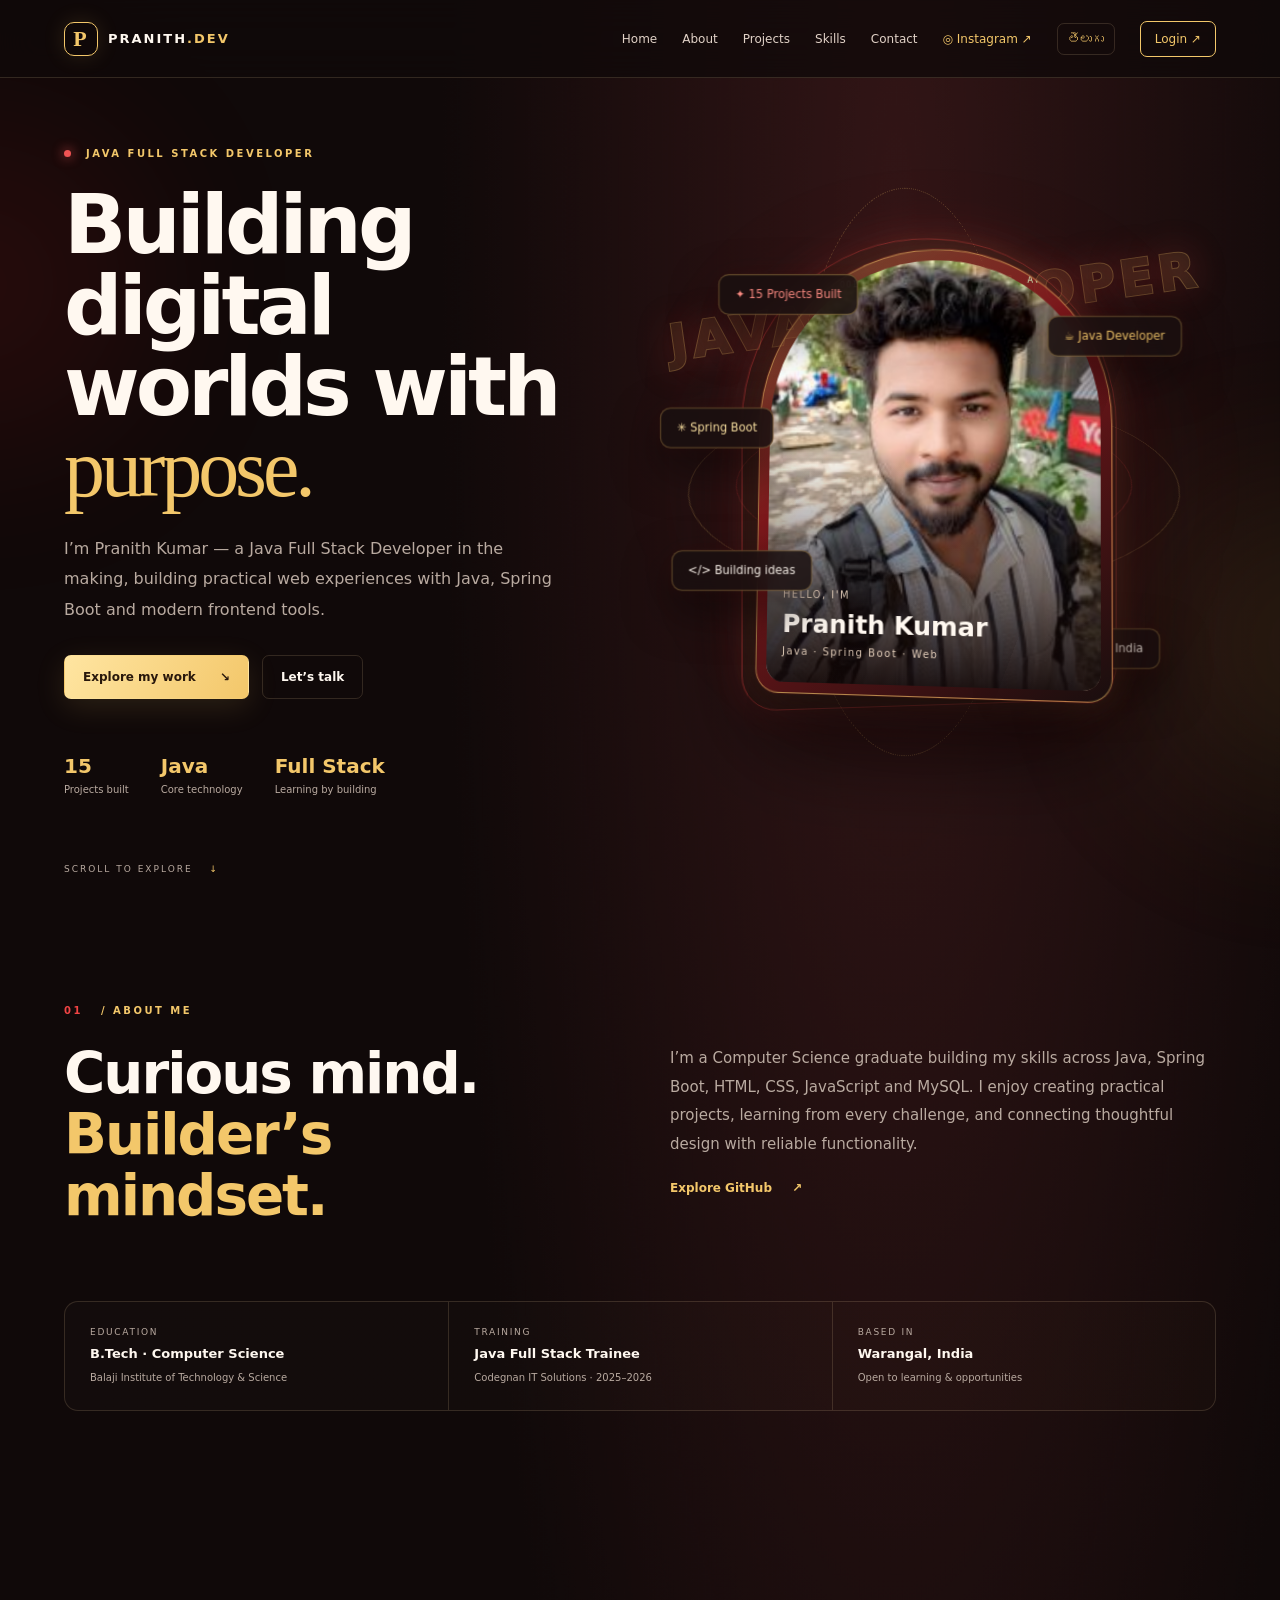
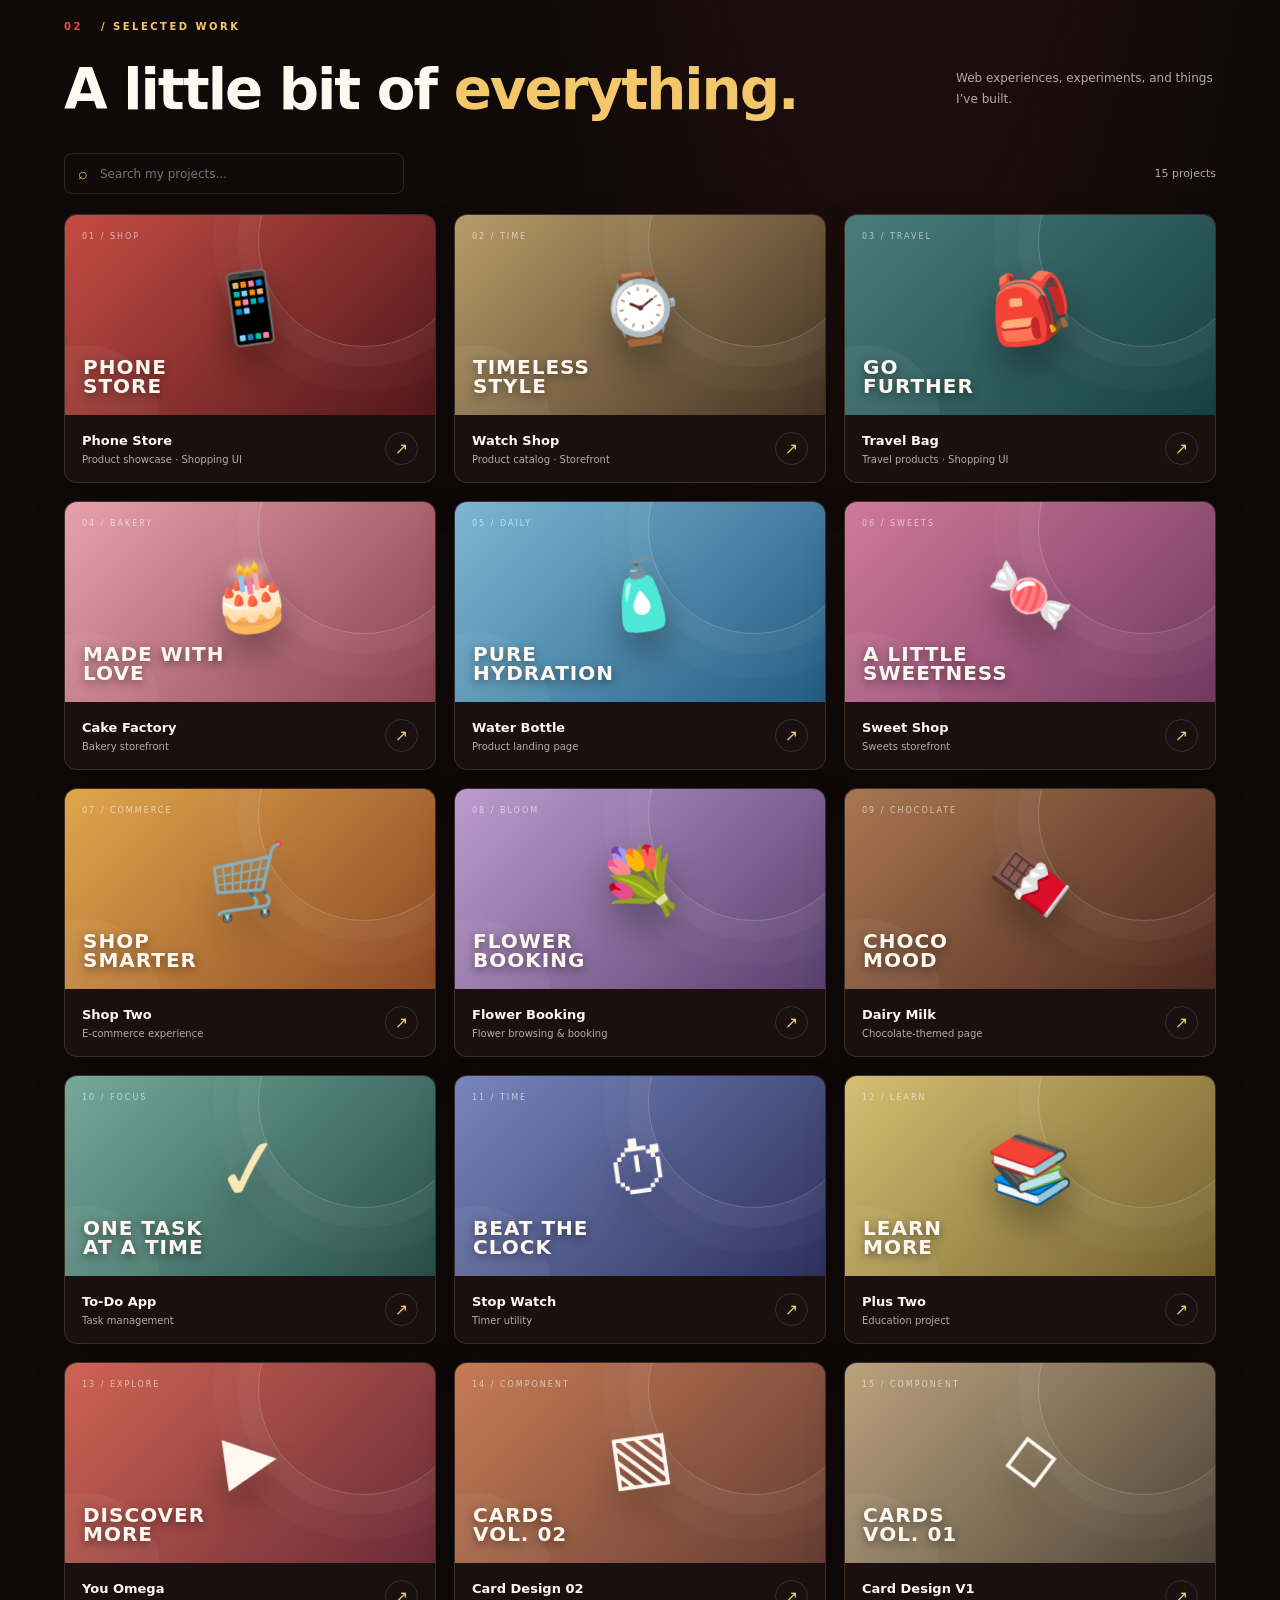
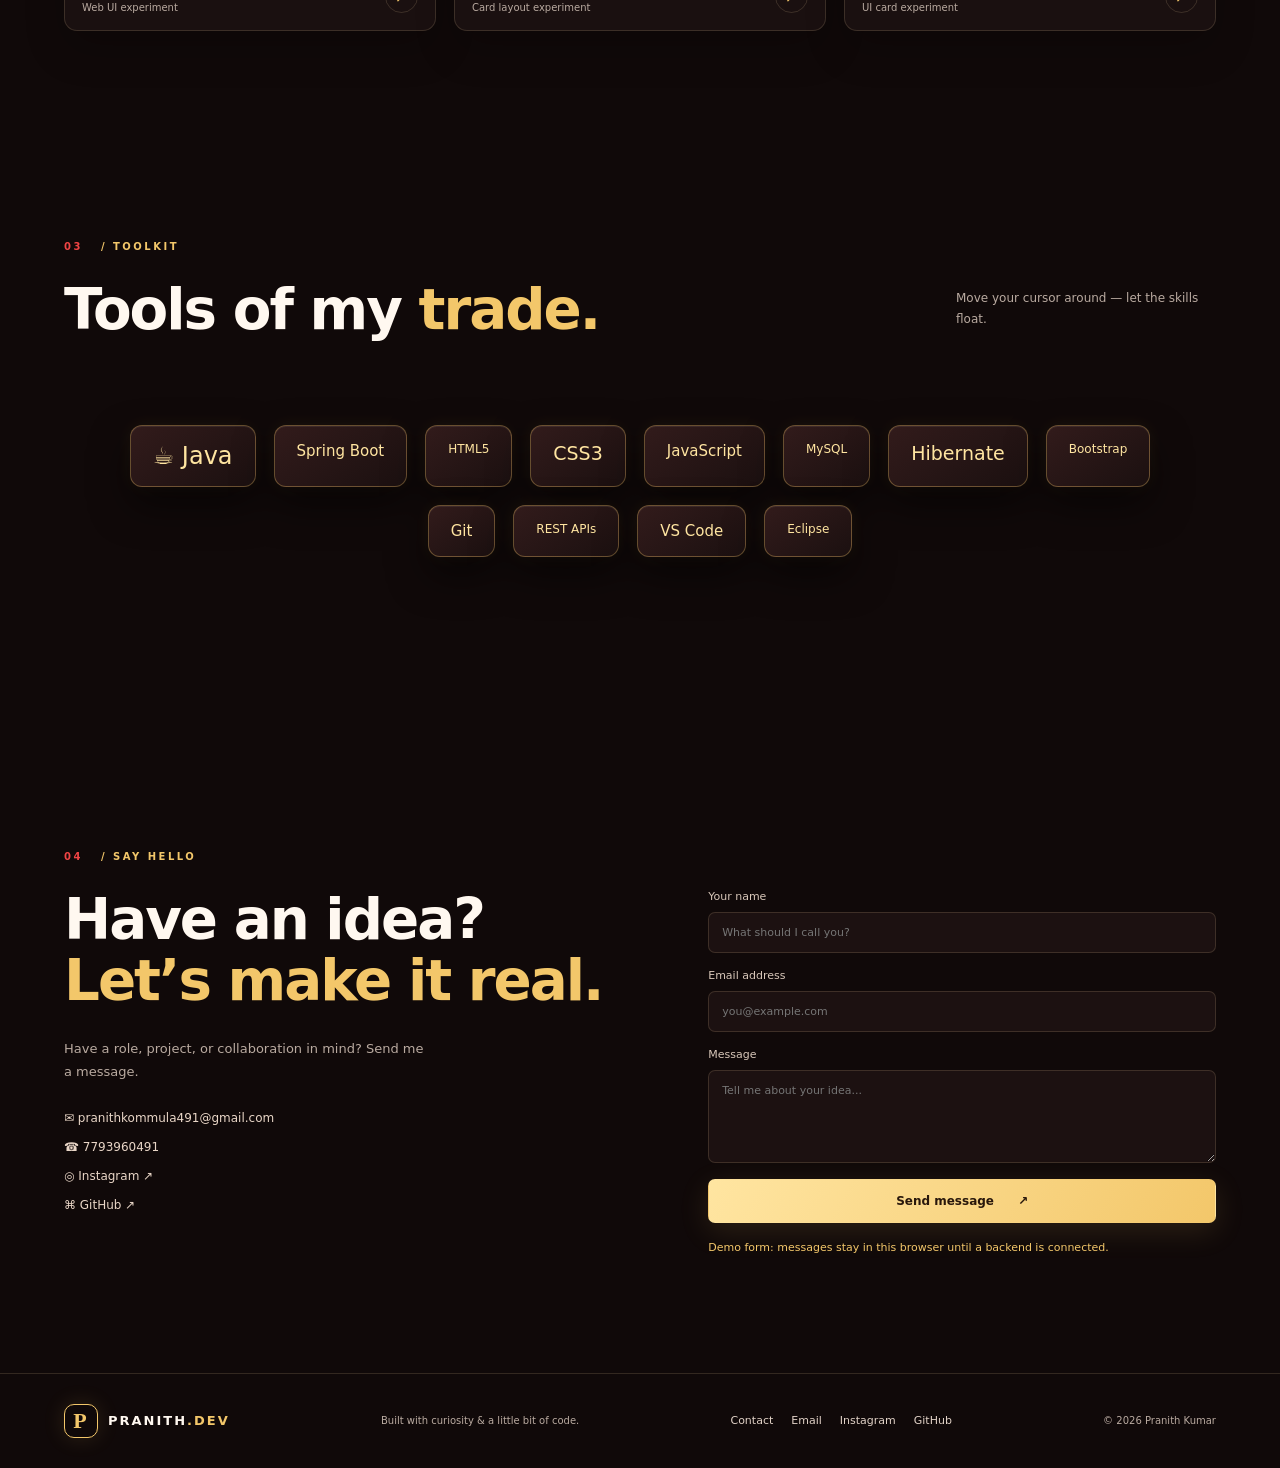
<file: index.html>
<!doctype html>
<html lang="en">
<head>
  <meta charset="utf-8"><meta name="viewport" content="width=device-width,initial-scale=1">
  <meta name="theme-color" content="#120b0b">
  <title>Pranith Kumar | 3D Portfolio</title>
  <link rel="stylesheet" href="css/style.css">
  <script src="js/app.js" defer></script>
</head>
<body>
  <div class="ambient ambient-one"></div><div class="ambient ambient-two"></div>
  <header class="topbar">
    <a class="brand" href="#home"><span class="brand-mark">P</span><span>PRANITH<span class="gold">.DEV</span></span></a>
    <button class="menu-toggle" id="menuToggle" aria-label="Toggle menu">☰</button>
    <nav id="mainNav">
      <a href="#home" data-i18n="home">Home</a><a href="#about" data-i18n="about">About</a>
      <a href="#projects" data-i18n="projects">Projects</a><a href="#skills" data-i18n="skills">Skills</a>
      <a href="#contact" data-i18n="contact">Contact</a>
      <a class="social-link" href="https://www.instagram.com/bicky_nani_021/" target="_blank" rel="noreferrer">◎ Instagram  ↗</a>
      <button class="lang-switch" id="langSwitch">తెలుగు</button>
      <a class="login-link" href="login.html">Login ↗</a>
    </nav>
  </header>

  <main>
    <section class="hero section-wrap" id="home">
      <div class="hero-copy reveal">
        <p class="eyebrow"><span class="pulse"></span> JAVA FULL STACK DEVELOPER</p>
        <h1>Building digital<br>worlds with <span class="gold italic">purpose.</span></h1>
        <p class="hero-lede" data-i18n="heroText">I’m Pranith Kumar — a Java Full Stack Developer in the making, building practical web experiences with Java, Spring Boot and modern frontend tools.</p>
        <div class="hero-actions"><a class="button button-gold" href="#projects" data-i18n="explore">Explore my work <span>↘</span></a><a class="button button-ghost" href="#contact" data-i18n="letsTalk">Let’s talk</a></div>
        <div class="quick-stats"><div><strong>15</strong><span>Projects built</span></div><div><strong>Java</strong><span>Core technology</span></div><div><strong>Full Stack</strong><span>Learning by building</span></div></div>
      </div>
      <div class="hero-visual reveal">
        <div class="orbit orbit-a"></div><div class="orbit orbit-b"></div><div class="orbit orbit-c"></div>
        <div class="avatar-stage" id="avatarStage">
          <div class="avatar-card">
            <div class="avatar-topline"><span>PROFILE / 001</span><span class="status-dot">AVAILABLE</span></div>
            <img class="portrait" src="assets/pranith-photo.jpg" alt="Pranith Kumar portrait">
            <div class="avatar-shade"></div>
            <div class="avatar-caption"><span class="avatar-small">HELLO, I'M</span><h2>Pranith Kumar</h2><p>Java · Spring Boot · Web</p></div>
          </div>
          <div class="float-tag tag-java">☕ Java Developer</div><div class="float-tag tag-code">&lt;/&gt; Building ideas</div><div class="float-tag tag-location">✦ Warangal, India</div><div class="float-tag tag-spring">✳ Spring Boot</div><div class="float-tag tag-projects">✦ 15 Projects Built</div>
        </div>
        <div class="hero-glow"></div>
      </div>
      <a class="scroll-cue" href="#about">SCROLL TO EXPLORE <span>↓</span></a>
    </section>

    <section class="about section-wrap section-pad" id="about">
      <div class="section-label"><span>01</span> / ABOUT ME</div>
      <div class="about-grid">
        <h2 class="section-title reveal">Curious mind.<br><span class="gold">Builder’s mindset.</span></h2>
        <div class="about-copy reveal"><p data-i18n="aboutText">I’m a Computer Science graduate building my skills across Java, Spring Boot, HTML, CSS, JavaScript and MySQL. I enjoy creating practical projects, learning from every challenge, and connecting thoughtful design with reliable functionality.</p><a class="text-link" href="https://github.com/pranith491" target="_blank" rel="noreferrer">Explore GitHub <span>↗</span></a></div>
      </div>
      <div class="info-strip reveal"><div><span class="muted">EDUCATION</span><strong>B.Tech · Computer Science</strong><small>Balaji Institute of Technology & Science</small></div><div><span class="muted">TRAINING</span><strong>Java Full Stack Trainee</strong><small>Codegnan IT Solutions · 2025–2026</small></div><div><span class="muted">BASED IN</span><strong>Warangal, India</strong><small>Open to learning & opportunities</small></div></div>
    </section>

    <section class="projects section-wrap section-pad" id="projects">
      <div class="section-label"><span>02</span> / SELECTED WORK</div>
      <div class="section-heading"><h2 class="section-title reveal">A little bit of <span class="gold">everything.</span></h2><p class="muted reveal">Web experiences, experiments, and things I’ve built.</p></div>
      <div class="project-tools"><label class="search-box">⌕ <input id="projectSearch" type="search" placeholder="Search my projects..." aria-label="Search projects"></label><span id="projectCount" class="muted">15 projects</span></div>
      <div class="project-grid" id="projectGrid">
        <article class="project-card" data-name="phone phone shop ecommerce"><div class="project-art art-phone"><span>01 / SHOP</span><div class="product-emoji">📱</div><b>PHONE<br>STORE</b></div><div class="project-meta"><div><h3>Phone Store</h3><p>Product showcase · Shopping UI</p></div><a href="https://phone-zeta-sandy.vercel.app/" target="_blank" rel="noreferrer" aria-label="Open Phone Store">↗</a></div></article>
        <article class="project-card" data-name="watch watch shop ecommerce"><div class="project-art art-watch"><span>02 / TIME</span><div class="product-emoji">⌚</div><b>TIMELESS<br>STYLE</b></div><div class="project-meta"><div><h3>Watch Shop</h3><p>Product catalog · Storefront</p></div><a href="https://watch-shop-zeta-ivory.vercel.app/" target="_blank" rel="noreferrer">↗</a></div></article>
        <article class="project-card" data-name="travel bag travelbag ecommerce"><div class="project-art art-travel"><span>03 / TRAVEL</span><div class="product-emoji">🎒</div><b>GO<br>FURTHER</b></div><div class="project-meta"><div><h3>Travel Bag</h3><p>Travel products · Shopping UI</p></div><a href="https://travelbag-one.vercel.app/" target="_blank" rel="noreferrer">↗</a></div></article>
        <article class="project-card" data-name="cake factory bakery"><div class="project-art art-cake"><span>04 / BAKERY</span><div class="product-emoji">🎂</div><b>MADE WITH<br>LOVE</b></div><div class="project-meta"><div><h3>Cake Factory</h3><p>Bakery storefront</p></div><a href="https://cake-factory-blush.vercel.app/" target="_blank" rel="noreferrer">↗</a></div></article>
        <article class="project-card" data-name="water bottle bottle shop"><div class="project-art art-water"><span>05 / DAILY</span><div class="product-emoji">🧴</div><b>PURE<br>HYDRATION</b></div><div class="project-meta"><div><h3>Water Bottle</h3><p>Product landing page</p></div><a href="https://water-bottle-mu.vercel.app/" target="_blank" rel="noreferrer">↗</a></div></article>
        <article class="project-card" data-name="sweet shop sweets"><div class="project-art art-sweet"><span>06 / SWEETS</span><div class="product-emoji">🍬</div><b>A LITTLE<br>SWEETNESS</b></div><div class="project-meta"><div><h3>Sweet Shop</h3><p>Sweets storefront</p></div><a href="https://sweet-shop-pi-henna.vercel.app/" target="_blank" rel="noreferrer">↗</a></div></article>
        <article class="project-card" data-name="shop two ecommerce"><div class="project-art art-shop"><span>07 / COMMERCE</span><div class="product-emoji">🛒</div><b>SHOP<br>SMARTER</b></div><div class="project-meta"><div><h3>Shop Two</h3><p>E-commerce experience</p></div><a href="https://shop-two-iota-50.vercel.app/" target="_blank" rel="noreferrer">↗</a></div></article>
        <article class="project-card" data-name="flower booking flowers"><div class="project-art art-flower"><span>08 / BLOOM</span><div class="product-emoji">💐</div><b>FLOWER<br>BOOKING</b></div><div class="project-meta"><div><h3>Flower Booking</h3><p>Flower browsing & booking</p></div><a href="https://flowerbooking.vercel.app/" target="_blank" rel="noreferrer">↗</a></div></article>
        <article class="project-card" data-name="dairy milk chocolate"><div class="project-art art-milk"><span>09 / CHOCOLATE</span><div class="product-emoji">🍫</div><b>CHOCO<br>MOOD</b></div><div class="project-meta"><div><h3>Dairy Milk</h3><p>Chocolate-themed page</p></div><a href="https://dairymilk-mauve.vercel.app/" target="_blank" rel="noreferrer">↗</a></div></article>
        <article class="project-card" data-name="todo task list productivity"><div class="project-art art-todo"><span>10 / FOCUS</span><div class="product-emoji">✓</div><b>ONE TASK<br>AT A TIME</b></div><div class="project-meta"><div><h3>To-Do App</h3><p>Task management</p></div><a href="https://todo-kohl-tau-10.vercel.app/" target="_blank" rel="noreferrer">↗</a></div></article>
        <article class="project-card" data-name="stopwatch timer"><div class="project-art art-stopwatch"><span>11 / TIME</span><div class="product-emoji">⏱</div><b>BEAT THE<br>CLOCK</b></div><div class="project-meta"><div><h3>Stop Watch</h3><p>Timer utility</p></div><a href="https://stop-watch-pied-gamma.vercel.app/" target="_blank" rel="noreferrer">↗</a></div></article>
        <article class="project-card" data-name="plus two education"><div class="project-art art-plus"><span>12 / LEARN</span><div class="product-emoji">📚</div><b>LEARN<br>MORE</b></div><div class="project-meta"><div><h3>Plus Two</h3><p>Education project</p></div><a href="https://plus-two-zeta.vercel.app/" target="_blank" rel="noreferrer">↗</a></div></article>
        <article class="project-card" data-name="you omega"><div class="project-art art-you"><span>13 / EXPLORE</span><div class="product-emoji">▶</div><b>DISCOVER<br>MORE</b></div><div class="project-meta"><div><h3>You Omega</h3><p>Web UI experiment</p></div><a href="https://you-omega-ivory.vercel.app/" target="_blank" rel="noreferrer">↗</a></div></article>
        <article class="project-card" data-name="card2 card design"><div class="project-art art-card2"><span>14 / COMPONENT</span><div class="product-emoji">▧</div><b>CARDS<br>VOL. 02</b></div><div class="project-meta"><div><h3>Card Design 02</h3><p>Card layout experiment</p></div><a href="https://card2-lyart.vercel.app/" target="_blank" rel="noreferrer">↗</a></div></article>
        <article class="project-card" data-name="card v1 card design"><div class="project-art art-cardv1"><span>15 / COMPONENT</span><div class="product-emoji">◇</div><b>CARDS<br>VOL. 01</b></div><div class="project-meta"><div><h3>Card Design V1</h3><p>UI card experiment</p></div><a href="https://card-v1-wheat.vercel.app/" target="_blank" rel="noreferrer">↗</a></div></article>
      </div>
      <p id="noProjects" class="empty-state" hidden>No projects match your search.</p>
    </section>

    <section class="skills section-wrap section-pad" id="skills">
      <div class="section-label"><span>03</span> / TOOLKIT</div><div class="section-heading"><h2 class="section-title reveal">Tools of my <span class="gold">trade.</span></h2><p class="muted">Move your cursor around — let the skills float.</p></div>
      <div class="skills-cloud" id="skillsCloud">
        <span class="skill-chip skill-xl">☕ Java</span><span class="skill-chip skill-md">Spring Boot</span><span class="skill-chip skill-sm">HTML5</span><span class="skill-chip skill-lg">CSS3</span><span class="skill-chip skill-md">JavaScript</span><span class="skill-chip skill-sm">MySQL</span><span class="skill-chip skill-lg">Hibernate</span><span class="skill-chip skill-sm">Bootstrap</span><span class="skill-chip skill-md">Git</span><span class="skill-chip skill-sm">REST APIs</span><span class="skill-chip skill-md">VS Code</span><span class="skill-chip skill-sm">Eclipse</span>
      </div>
    </section>

    <section class="contact section-wrap section-pad" id="contact">
      <div class="section-label"><span>04</span> / SAY HELLO</div>
      <div class="contact-grid"><div class="reveal"><h2 class="section-title">Have an idea?<br><span class="gold">Let’s make it real.</span></h2><p class="muted">Have a role, project, or collaboration in mind? Send me a message.</p><div class="contact-details"><a href="mailto:pranithkommula491@gmail.com">✉ pranithkommula491@gmail.com</a><a href="tel:7793960491">☎ 7793960491</a><a href="https://www.instagram.com/bicky_nani_021/" target="_blank" rel="noreferrer">◎ Instagram ↗</a><a href="https://github.com/pranith491" target="_blank" rel="noreferrer">⌘ GitHub ↗</a></div></div>
        <form id="contactForm" class="contact-form reveal"><label>Your name<input name="name" required maxlength="80" placeholder="What should I call you?"></label><label>Email address<input name="email" type="email" required maxlength="150" placeholder="you@example.com"></label><label>Message<textarea name="message" required maxlength="2000" rows="5" placeholder="Tell me about your idea..."></textarea></label><button class="button button-gold" type="submit">Send message <span>↗</span></button><p id="contactStatus" class="form-status" role="status">Demo form: messages stay in this browser until a backend is connected.</p></form>
      </div>
    </section>
  </main>
  <footer class="footer"><a class="brand" href="#home"><span class="brand-mark">P</span><span>PRANITH<span class="gold">.DEV</span></span></a><p>Built with curiosity & a little bit of code.</p><div class="footer-links"><a href="tel:7793960491">Contact</a><a href="mailto:pranithkommula491@gmail.com">Email</a><a href="https://www.instagram.com/bicky_nani_021/" target="_blank" rel="noreferrer">Instagram</a><a href="https://github.com/pranith491" target="_blank" rel="noreferrer">GitHub</a></div><small>© <span id="year"></span> Pranith Kumar</small></footer>
  <button id="backToTop" class="back-top" aria-label="Back to top">↑</button>
</body></html>
</file>
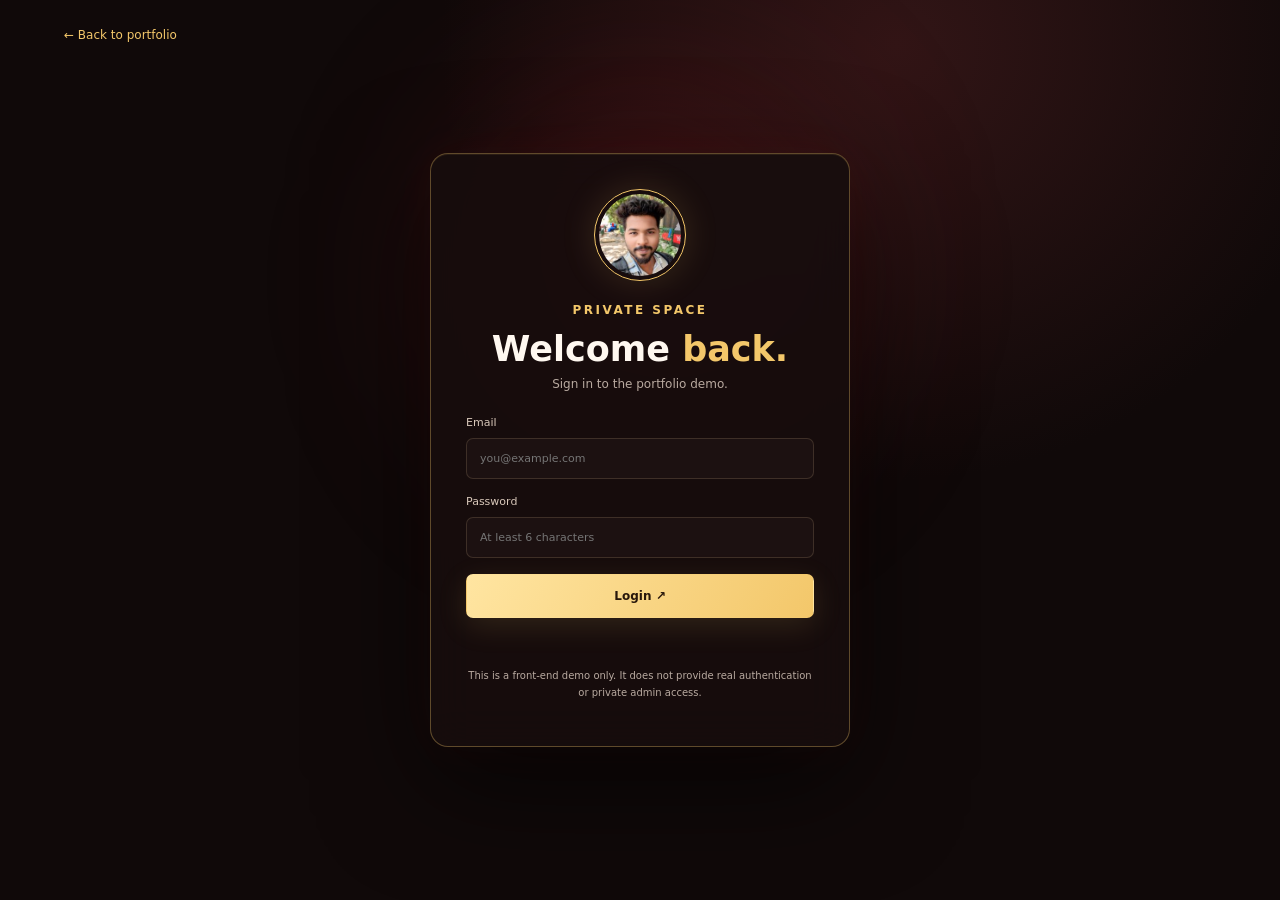
<file: login.html>
<!doctype html>
<html lang="en"><head><meta charset="utf-8"><meta name="viewport" content="width=device-width,initial-scale=1"><title>Login | Pranith Portfolio</title><link rel="stylesheet" href="css/style.css"><script src="js/app.js" defer></script></head>
<body class="auth-page"><a class="back-home" href="index.html">← Back to portfolio</a><div class="auth-orb"></div><main class="auth-card"><div class="auth-avatar"><img src="assets/pranith-photo.jpg" alt="Pranith Kumar"></div><p class="eyebrow">PRIVATE SPACE</p><h1>Welcome <span class="gold">back.</span></h1><p class="muted">Sign in to the portfolio demo.</p><form id="loginForm"><label>Email<input type="email" name="email" required placeholder="you@example.com"></label><label>Password<input type="password" name="password" required minlength="6" placeholder="At least 6 characters"></label><button class="button button-gold full-width" type="submit">Login ↗</button><p id="loginStatus" class="form-status" role="status"></p></form><p class="auth-note">This is a front-end demo only. It does not provide real authentication or private admin access.</p></main></body></html>
</file>
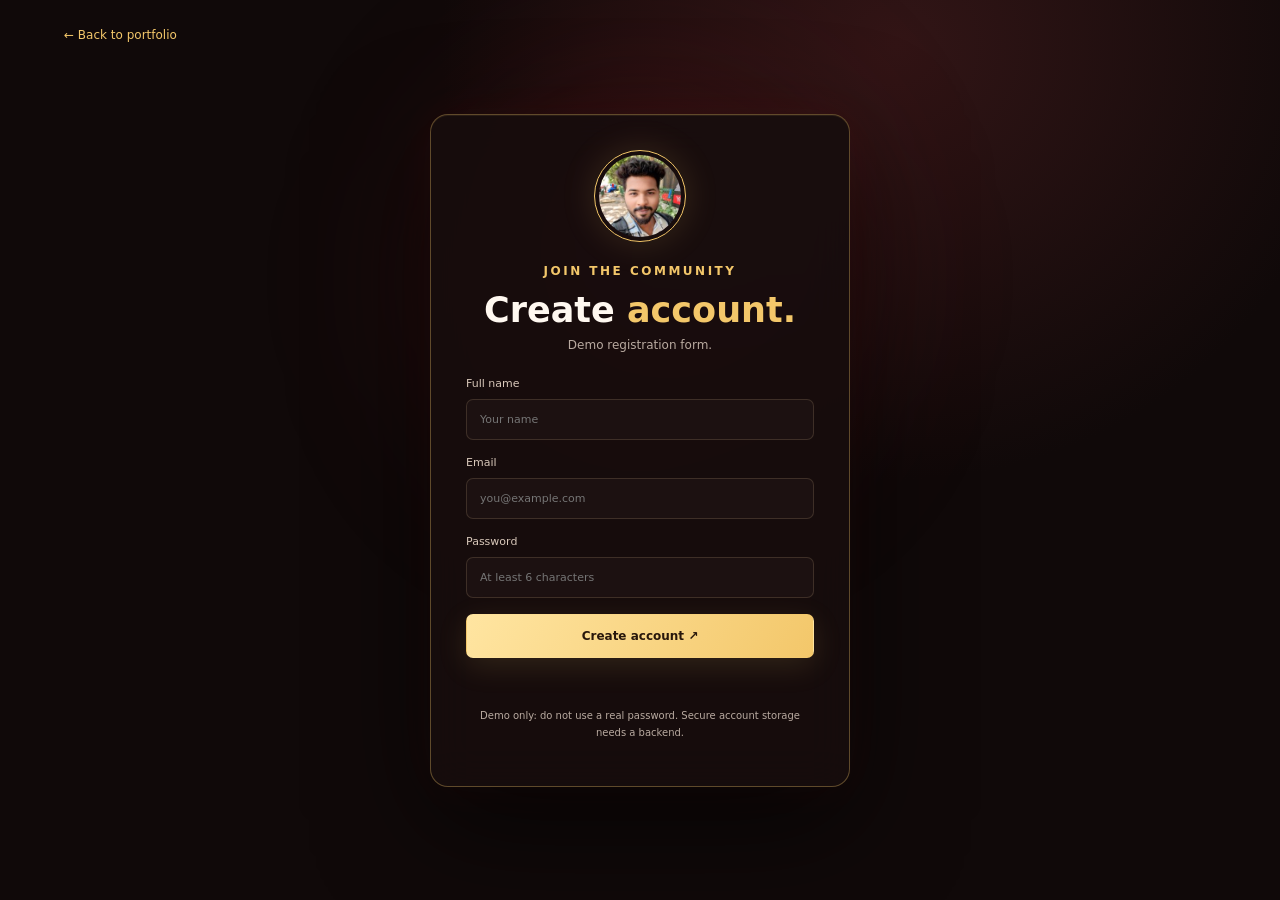
<file: register.html>
<!doctype html>
<html lang="en"><head><meta charset="utf-8"><meta name="viewport" content="width=device-width,initial-scale=1"><title>Register | Pranith Portfolio</title><link rel="stylesheet" href="css/style.css"><script src="js/app.js" defer></script></head>
<body class="auth-page"><a class="back-home" href="index.html">← Back to portfolio</a><div class="auth-orb"></div><main class="auth-card"><div class="auth-avatar"><img src="assets/pranith-photo.jpg" alt="Pranith Kumar"></div><p class="eyebrow">JOIN THE COMMUNITY</p><h1>Create <span class="gold">account.</span></h1><p class="muted">Demo registration form.</p><form id="registerForm"><label>Full name<input name="name" required maxlength="80" placeholder="Your name"></label><label>Email<input type="email" name="email" required placeholder="you@example.com"></label><label>Password<input type="password" name="password" required minlength="6" placeholder="At least 6 characters"></label><button class="button button-gold full-width" type="submit">Create account ↗</button><p id="registerStatus" class="form-status" role="status"></p></form><p class="auth-note">Demo only: do not use a real password. Secure account storage needs a backend.</p></main></body></html>
</file>
<file: css/style.css>
:root{--bg:#100909;--panel:#1a1010;--panel2:#241414;--red:#f04444;--red-dark:#741c20;--gold:#f3c76a;--gold2:#ffe5a1;--text:#fff8f0;--muted:#b9aaa0;--line:rgba(255,220,170,.15);--max:1180px}*{box-sizing:border-box}html{scroll-behavior:smooth;scroll-padding-top:90px}body{margin:0;background:radial-gradient(ellipse at 70% 5%,#321516 0,transparent 36%),var(--bg);color:var(--text);font-family:Inter,ui-sans-serif,system-ui,-apple-system,"Segoe UI",sans-serif;overflow-x:hidden}a{color:inherit;text-decoration:none}button,input,textarea{font:inherit}.gold{color:var(--gold)}.italic{font-family:Georgia,serif;font-weight:400}.muted{color:var(--muted)}.ambient{position:fixed;width:300px;height:300px;border-radius:50%;filter:blur(100px);opacity:.12;pointer-events:none;z-index:-1}.ambient-one{background:#ff2727;top:15%;left:-170px}.ambient-two{background:#d6a23b;right:-180px;top:55%}.topbar{height:78px;padding:0 max(5vw,24px);display:flex;align-items:center;justify-content:space-between;border-bottom:1px solid var(--line);background:rgba(16,9,9,.78);backdrop-filter:blur(18px);position:sticky;top:0;z-index:20}.brand{display:inline-flex;align-items:center;gap:10px;font-size:13px;font-weight:900;letter-spacing:2px}.brand-mark{display:grid;place-items:center;width:34px;height:34px;border:1px solid var(--gold);color:var(--gold);border-radius:10px;font-family:Georgia,serif;font-size:22px;box-shadow:0 0 22px #f3c76a22}.topbar nav{display:flex;align-items:center;gap:25px;font-size:12px;color:#e1d2c7}.topbar nav>a{transition:color .2s}.topbar nav>a:hover,.footer-links a:hover{color:var(--gold)}.social-link{color:var(--gold)!important}.login-link{border:1px solid var(--gold);padding:10px 14px;border-radius:7px;color:var(--gold)!important}.lang-switch,.menu-toggle{background:none;border:1px solid var(--line);border-radius:7px;color:var(--gold);padding:8px 10px;cursor:pointer}.menu-toggle{display:none}.section-wrap{width:min(var(--max),90%);margin-inline:auto}.hero{min-height:calc(100vh - 78px);display:grid;grid-template-columns:1.02fr .98fr;align-items:center;position:relative;padding-top:55px;padding-bottom:90px}.eyebrow,.section-label{font-size:10px;letter-spacing:2.5px;font-weight:800;color:var(--gold)}.pulse{display:inline-block;width:7px;height:7px;background:#f05454;border-radius:50%;margin-right:9px;box-shadow:0 0 12px #f05454;animation:pulse 1.5s infinite}@keyframes pulse{50%{opacity:.35;transform:scale(.75)}}h1,h2,h3,p{margin-top:0}.hero h1{font-size:clamp(48px,6.4vw,84px);line-height:.99;letter-spacing:-4px;margin:25px 0}.hero-lede{max-width:500px;color:var(--muted);font-size:16px;line-height:1.9}.hero-actions{display:flex;gap:13px;margin-top:30px}.button{display:inline-flex;align-items:center;justify-content:center;gap:24px;border:1px solid transparent;border-radius:7px;padding:14px 18px;font-size:12px;font-weight:800;cursor:pointer;transition:transform .25s,box-shadow .25s}.button:hover{transform:translateY(-3px)}.button-gold{background:linear-gradient(120deg,var(--gold2),var(--gold));color:#28170b;box-shadow:0 8px 30px #f3c76a20}.button-gold:hover{box-shadow:0 10px 35px #f3c76a45}.button-ghost{border-color:var(--line);color:var(--text)}.quick-stats{display:flex;gap:32px;margin-top:55px}.quick-stats div{display:flex;flex-direction:column;gap:6px}.quick-stats strong{font-size:20px;color:var(--gold)}.quick-stats span{font-size:10px;color:var(--muted)}.hero-visual{height:550px;display:grid;place-items:center;position:relative;perspective:1000px}.avatar-stage{width:min(350px,72%);position:relative;z-index:2;transform-style:preserve-3d;transition:transform .18s ease-out;animation:float 5s ease-in-out infinite}.avatar-card{position:relative;height:440px;border-radius:180px 180px 24px 24px;padding:10px;overflow:hidden;border:1px solid #f3c76a88;background:linear-gradient(145deg,#f3c76a55,#7c171b 40%,#190e0e);box-shadow:0 30px 100px #0009,0 0 60px #f3c76a14;transform:rotateY(-8deg) rotateX(3deg);transform-style:preserve-3d}.portrait{width:100%;height:100%;object-fit:cover;object-position:center 27%;border-radius:170px 170px 18px 18px;filter:saturate(.9);transform:translateZ(20px)}.avatar-shade{position:absolute;inset:10px;border-radius:170px 170px 18px 18px;background:linear-gradient(180deg,transparent 45%,#110707ee 100%);pointer-events:none}.avatar-topline{position:absolute;z-index:2;left:25px;right:25px;top:28px;display:flex;justify-content:space-between;font-size:8px;letter-spacing:1.4px}.status-dot{color:#d5ffc7}.avatar-caption{position:absolute;bottom:25px;left:26px;z-index:2;transform:translateZ(35px)}.avatar-caption h2{margin:7px 0;font-size:25px}.avatar-caption p,.avatar-small{font-size:10px;color:#e2cdb9;letter-spacing:1.5px}.orbit{position:absolute;border:1px solid #f3c76a33;border-radius:50%;transform:rotateX(67deg) rotateZ(-25deg)}.orbit-a{width:480px;height:480px}.orbit-b{width:390px;height:390px;transform:rotateX(68deg) rotateZ(45deg);border-color:#f044443d}.orbit-c{width:550px;height:550px;transform:rotateY(67deg) rotateZ(30deg);border-style:dashed}.hero-glow{position:absolute;width:300px;height:300px;border-radius:50%;background:#e5383830;filter:blur(80px)}.float-tag{position:absolute;z-index:4;padding:12px 15px;border:1px solid #f3c76a55;background:#1a1010dd;backdrop-filter:blur(10px);border-radius:10px;font-size:11px;box-shadow:0 15px 35px #0005;animation:float 4s ease-in-out infinite}.tag-java{top:16%;right:-18%;color:var(--gold)}.tag-code{bottom:24%;left:-22%;animation-delay:-1.5s}.tag-location{bottom:7%;right:-12%;animation-delay:-2.5s}@keyframes float{0%,100%{translate:0 0}50%{translate:0 -12px}}.scroll-cue{position:absolute;bottom:26px;left:0;font-size:9px;letter-spacing:2px;color:var(--muted)}.scroll-cue span{color:var(--gold);margin-left:12px}.section-pad{padding-top:105px;padding-bottom:105px}.section-label{margin-bottom:28px}.section-label span{color:var(--red);margin-right:12px}.about-grid{display:grid;grid-template-columns:1fr 1fr;gap:60px;align-items:start}.section-title{font-size:clamp(35px,4.4vw,58px);line-height:1.08;letter-spacing:-2px;margin-bottom:25px}.about-copy p{color:var(--muted);font-size:15px;line-height:1.9}.text-link{display:inline-flex;gap:20px;color:var(--gold);font-size:12px;font-weight:700;margin-top:8px}.info-strip{margin-top:50px;display:grid;grid-template-columns:repeat(3,1fr);border:1px solid var(--line);border-radius:14px;background:linear-gradient(120deg,#ffffff04,#f3c76a05)}.info-strip>div{padding:25px;display:flex;flex-direction:column;gap:9px}.info-strip>div+div{border-left:1px solid var(--line)}.info-strip .muted{font-size:9px;letter-spacing:1.7px}.info-strip strong{font-size:13px}.info-strip small{font-size:10px;color:var(--muted);line-height:1.5}.section-heading{display:flex;justify-content:space-between;align-items:end;gap:20px}.section-heading .section-title{margin-bottom:0}.section-heading>p{font-size:12px;max-width:260px;line-height:1.7}.project-tools{display:flex;align-items:center;justify-content:space-between;margin:32px 0 20px}.search-box{display:flex;align-items:center;gap:10px;border:1px solid var(--line);border-radius:8px;padding:10px 13px;color:var(--gold);width:min(340px,100%)}.search-box input{background:none;border:0;outline:0;color:var(--text);width:100%;font-size:12px}.project-tools>.muted{font-size:11px}.project-grid{display:grid;grid-template-columns:repeat(3,1fr);gap:18px}.project-card{min-width:0;background:#1a1010;border:1px solid var(--line);border-radius:13px;overflow:hidden;transition:transform .35s,border-color .35s,box-shadow .35s;transform-style:preserve-3d;will-change:transform}.project-card:hover{border-color:#f3c76a88;box-shadow:0 25px 55px #0007,0 0 25px #f3c76a0c}.project-art{height:200px;position:relative;overflow:hidden;display:flex;align-items:center;justify-content:center;isolation:isolate}.project-art:before,.project-art:after{content:"";position:absolute;border-radius:50%;z-index:-1}.project-art:before{width:210px;height:210px;right:-35px;top:-80px;border:1px solid #ffffff35;box-shadow:0 0 0 20px #ffffff08,0 0 0 45px #ffffff05}.project-art:after{width:150px;height:150px;left:-55px;bottom:-80px;background:#ffffff0b}.project-art>span{position:absolute;top:17px;left:17px;font-size:8px;letter-spacing:2px;color:#fff9}.project-art>b{position:absolute;bottom:18px;left:18px;font-size:20px;line-height:.98;letter-spacing:1px;text-shadow:0 3px 10px #0007}.product-emoji{font-size:68px;filter:drop-shadow(0 20px 18px #0005);transform:translateY(-7px) rotate(-8deg);transition:transform .4s}.project-card:hover .product-emoji{transform:translateY(-15px) rotate(5deg) scale(1.1)}.art-phone{background:linear-gradient(135deg,#c44c43,#50171b)}.art-watch{background:linear-gradient(135deg,#b89b67,#443324)}.art-travel{background:linear-gradient(135deg,#497d7a,#173f43)}.art-cake{background:linear-gradient(135deg,#e8a1ad,#88424d)}.art-water{background:linear-gradient(135deg,#7ab8d4,#245b82)}.art-sweet{background:linear-gradient(135deg,#d17a9b,#70385f)}.art-shop{background:linear-gradient(135deg,#e1a64c,#8b4825)}.art-flower{background:linear-gradient(135deg,#bd9bcf,#59406d)}.art-milk{background:linear-gradient(135deg,#a97651,#4b281e)}.art-todo{background:linear-gradient(135deg,#76a99a,#264e49)}.art-todo .product-emoji{font-size:85px;color:#f7e9b5}.art-stopwatch{background:linear-gradient(135deg,#7885bc,#2c315d)}.art-plus{background:linear-gradient(135deg,#d5bf73,#71602c)}.art-you{background:linear-gradient(135deg,#cf6353,#692b36)}.art-card2{background:linear-gradient(135deg,#c77b55,#653d33)}.art-cardv1{background:linear-gradient(135deg,#bba27d,#4c4337)}.project-meta{display:flex;justify-content:space-between;align-items:center;padding:17px}.project-meta h3{font-size:13px;margin-bottom:6px}.project-meta p{font-size:10px;color:var(--muted);margin:0}.project-meta>a{width:33px;height:33px;display:grid;place-items:center;border:1px solid var(--line);border-radius:50%;color:var(--gold);transition:background .2s}.project-meta>a:hover{background:var(--gold);color:#25150c}.empty-state{color:var(--muted);padding:30px}.skills-cloud{min-height:300px;display:flex;flex-wrap:wrap;align-content:center;justify-content:center;gap:18px;padding:35px 4%;perspective:900px}.skill-chip{display:inline-block;border:1px solid #f3c76a55;border-radius:12px;padding:16px 22px;color:var(--gold2);background:linear-gradient(145deg,#321b1b,#1b1010);box-shadow:0 15px 30px #0005, inset 0 1px #ffffff0a;transform-style:preserve-3d;transition:transform .2s,border-color .2s;animation:float 4.2s ease-in-out infinite}.skill-chip:nth-child(3n){animation-delay:-1.3s}.skill-chip:nth-child(2n){animation-delay:-2.2s}.skill-xl{font-size:24px}.skill-lg{font-size:19px}.skill-md{font-size:15px}.skill-sm{font-size:12px}.contact-grid{display:grid;grid-template-columns:1fr .9fr;gap:80px}.contact-grid>div>p{max-width:360px;line-height:1.8;font-size:13px}.contact-details{display:flex;flex-direction:column;align-items:start;gap:15px;margin-top:28px}.contact-details a{font-size:12px;color:#e9d6c7}.contact-details a:hover{color:var(--gold)}.contact-form,.auth-card form{display:flex;flex-direction:column;gap:16px}.contact-form label,.auth-card label{font-size:11px;color:#d9c8ba;display:flex;flex-direction:column;gap:9px}.contact-form input,.contact-form textarea,.auth-card input{width:100%;background:#1c1111;border:1px solid var(--line);border-radius:7px;padding:13px;color:var(--text);outline:none;resize:vertical}.contact-form input:focus,.contact-form textarea:focus,.auth-card input:focus{border-color:var(--gold)}.form-status{font-size:11px;line-height:1.6;color:var(--gold)}.footer{border-top:1px solid var(--line);padding:30px 5%;display:flex;align-items:center;justify-content:space-between;gap:20px;flex-wrap:wrap}.footer>p,.footer small{color:var(--muted);font-size:10px;margin:0}.footer-links{display:flex;gap:18px;font-size:11px;color:#e1d2c7}.back-top{position:fixed;right:22px;bottom:22px;width:40px;height:40px;border-radius:50%;border:1px solid var(--gold);background:#211312;color:var(--gold);cursor:pointer;opacity:0;pointer-events:none;transition:opacity .2s;z-index:10}.back-top.visible{opacity:1;pointer-events:auto}.reveal{opacity:0;transform:translateY(22px);transition:opacity .7s,transform .7s}.reveal.in-view{opacity:1;transform:translateY(0)}.auth-page{min-height:100vh;display:grid;place-items:center;padding:70px 20px;position:relative;overflow:hidden}.back-home{position:absolute;top:28px;left:5%;font-size:12px;color:var(--gold)}.auth-orb{position:absolute;width:380px;height:380px;border-radius:50%;background:#a51d2440;filter:blur(90px);top:10%;left:calc(50% - 190px)}.auth-card{width:min(420px,100%);position:relative;padding:35px;border:1px solid #f3c76a55;border-radius:18px;background:#170d0deF;box-shadow:0 30px 100px #0008;backdrop-filter:blur(20px);text-align:center;transform-style:preserve-3d;animation:cardIn .7s ease both}.auth-card h1{font-size:35px;margin-bottom:8px}.auth-card>p{font-size:12px}.auth-card form{text-align:left;margin-top:25px}.auth-avatar{width:92px;height:92px;padding:4px;border-radius:50%;border:1px solid var(--gold);margin:0 auto 22px;box-shadow:0 0 35px #f3c76a25;transform:translateZ(30px)}.auth-avatar img{width:100%;height:100%;object-fit:cover;object-position:top;border-radius:50%}.full-width{width:100%}.auth-note{font-size:10px!important;color:var(--muted);line-height:1.7;margin-top:22px}@keyframes cardIn{from{opacity:0;transform:translateY(20px) rotateX(7deg)}to{opacity:1;transform:translateY(0) rotateX(0)}}@media(max-width:900px){.topbar nav{gap:13px}.hero{grid-template-columns:1fr 1fr}.hero-visual{height:470px}.avatar-card{height:390px}.orbit-a{width:380px;height:380px}.orbit-b{width:320px;height:320px}.orbit-c{width:430px;height:430px}.tag-java{right:-10%}.tag-code{left:-12%}.project-grid{grid-template-columns:repeat(2,1fr)}.contact-grid{gap:40px}}@media(max-width:680px){.topbar{height:68px}.menu-toggle{display:block}.topbar nav{display:none;position:absolute;top:68px;left:0;right:0;padding:22px 5%;background:#160c0cf7;border-bottom:1px solid var(--line);flex-direction:column;align-items:stretch}.topbar nav.open{display:flex}.topbar nav>a,.topbar nav button{text-align:center}.hero{grid-template-columns:1fr;padding-top:60px;padding-bottom:85px}.hero h1{font-size:clamp(47px,13vw,70px);letter-spacing:-3px}.hero-visual{height:470px;margin-top:15px}.avatar-stage{width:270px}.avatar-card{height:370px}.orbit-a{width:330px;height:330px}.orbit-b{width:280px;height:280px}.orbit-c{width:370px;height:370px}.tag-java{right:-17%}.tag-code{left:-18%}.tag-location{right:-15%}.quick-stats{gap:18px;margin-top:38px}.quick-stats strong{font-size:17px}.quick-stats span{font-size:9px}.scroll-cue{bottom:25px}.section-pad{padding-top:75px;padding-bottom:75px}.about-grid,.contact-grid{grid-template-columns:1fr;gap:22px}.info-strip{grid-template-columns:1fr}.info-strip>div+div{border-left:0;border-top:1px solid var(--line)}.info-strip>div{padding:20px}.section-heading{align-items:start;flex-direction:column;gap:12px}.project-grid{gap:12px}.project-art{height:155px}.project-art>b{font-size:16px}.product-emoji{font-size:55px}.project-meta{padding:12px}.project-meta h3{font-size:12px}.project-meta p{font-size:9px}.project-meta>a{width:29px;height:29px;flex-shrink:0}.skills-cloud{gap:10px;padding-inline:0}.skill-chip{padding:12px 14px}.skill-xl{font-size:19px}.skill-lg{font-size:16px}.skill-md{font-size:13px}.skill-sm{font-size:11px}.footer{justify-content:center;text-align:center;flex-direction:column}.footer-links{flex-wrap:wrap;justify-content:center}.contact-form{margin-top:15px}}@media(prefers-reduced-motion:reduce){*,*::before,*::after{scroll-behavior:auto!important;animation:none!important;transition:none!important}.reveal{opacity:1;transform:none}}
/* Extra cinematic depth pass */
.hero-visual::before{content:"JAVA DEVELOPER";position:absolute;z-index:0;top:15%;left:50%;transform:translateX(-50%) rotate(-8deg);white-space:nowrap;font-size:clamp(25px,4vw,49px);font-weight:950;letter-spacing:5px;color:#f3c76a18;-webkit-text-stroke:1px #f3c76a45;text-shadow:0 0 35px #f0444440;pointer-events:none}
.avatar-card{box-shadow:0 40px 100px #000b,0 0 0 1px #ff3b3b30,0 0 75px #f0444424,0 0 30px #f3c76a22;transform:rotateY(-8deg) rotateX(3deg) translateZ(20px)}
.avatar-stage::before{content:"";position:absolute;inset:-18px;border-radius:190px 190px 35px 35px;border:1px solid #f0444470;transform:translateZ(-20px) rotateY(8deg);box-shadow:0 0 35px #f0444420,inset 0 0 35px #f3c76a0c;pointer-events:none}
.tag-spring{top:36%;left:-25%;color:#ffe6a5;animation-delay:-.7s}.tag-projects{top:7%;left:-9%;color:#ff8e85;animation-delay:-2.8s}
.float-tag{box-shadow:0 18px 45px #0008,0 0 22px #f0444412;transform:translateZ(40px)}
.skill-chip{box-shadow:0 18px 38px #0008,0 0 18px #f3c76a12,inset 0 1px #ffffff12}
.project-card{box-shadow:0 18px 40px #0003}
.auth-card{box-shadow:0 35px 110px #000a,0 0 45px #f0444412,inset 0 1px #f3c76a16}
@media(max-width:680px){.tag-spring{left:-17%;top:41%}.tag-projects{left:-12%;top:4%}.hero-visual::before{font-size:25px;letter-spacing:2px}}
</file>
